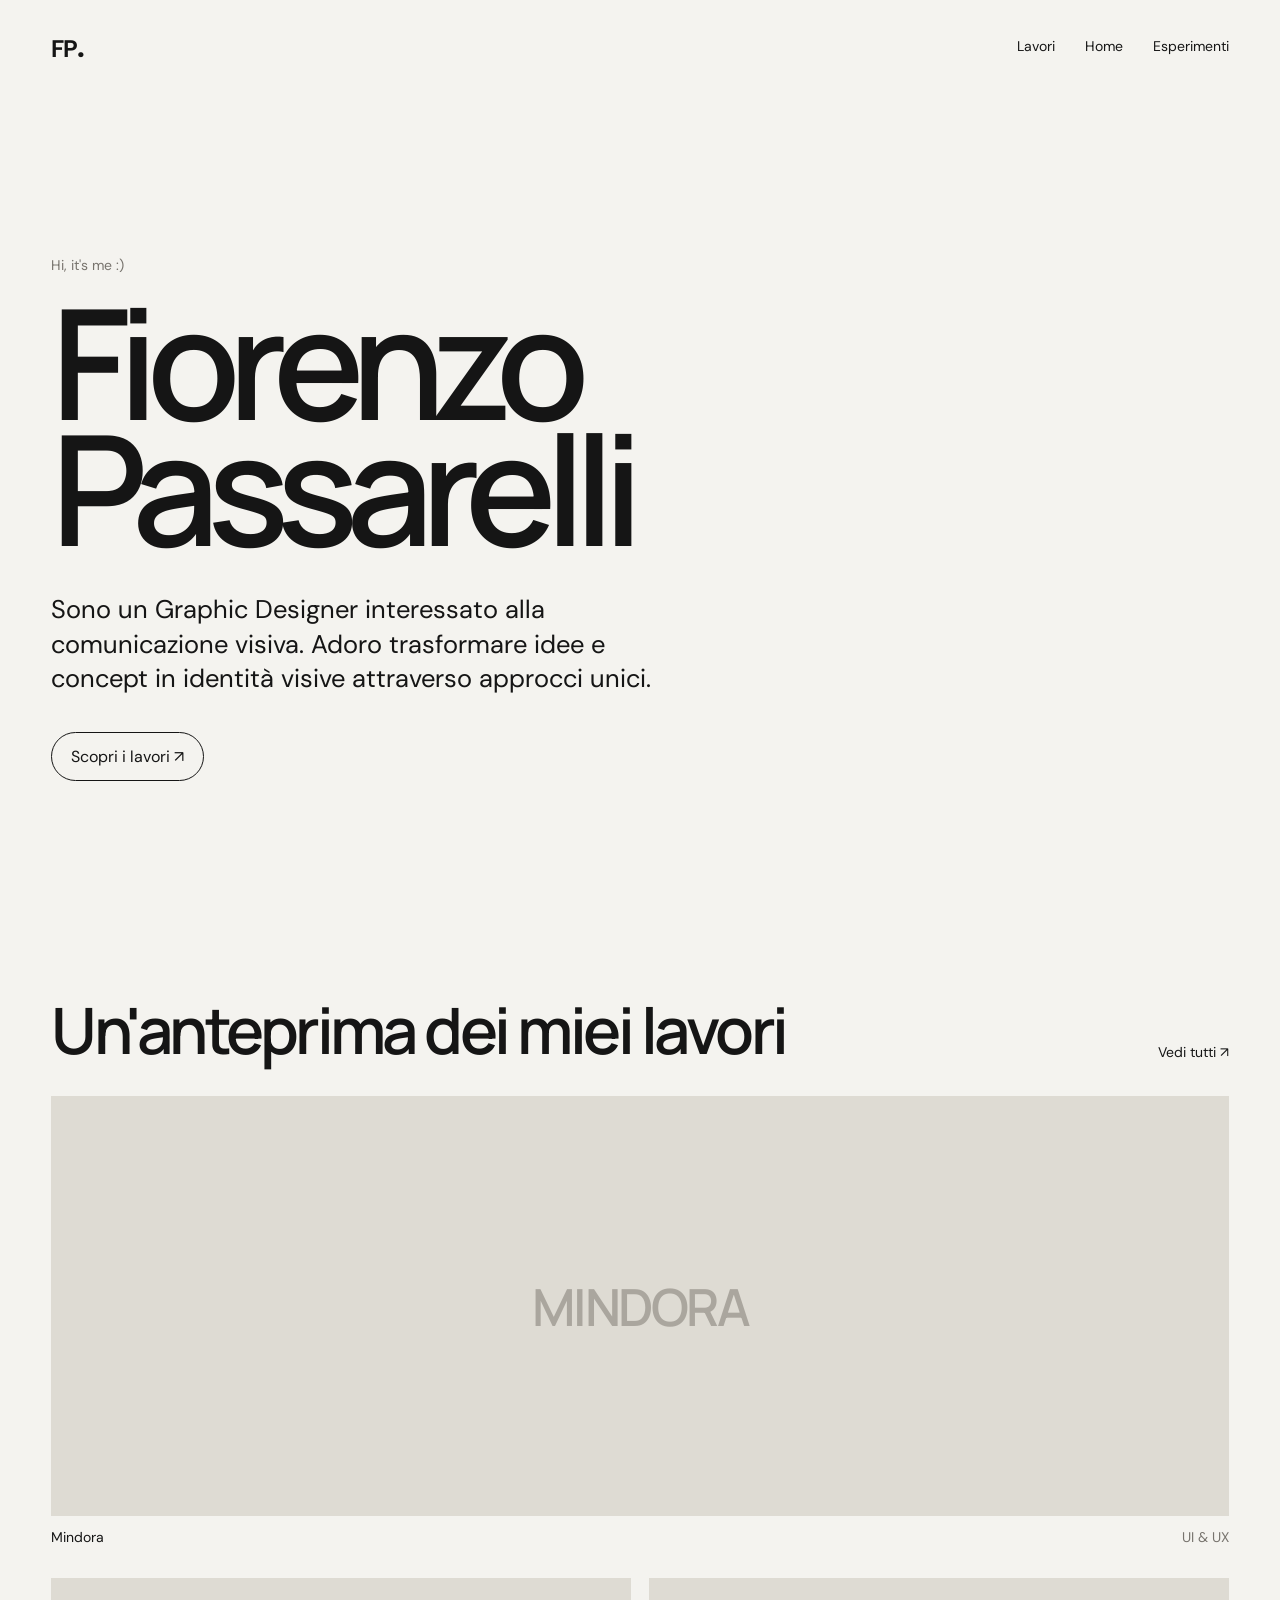
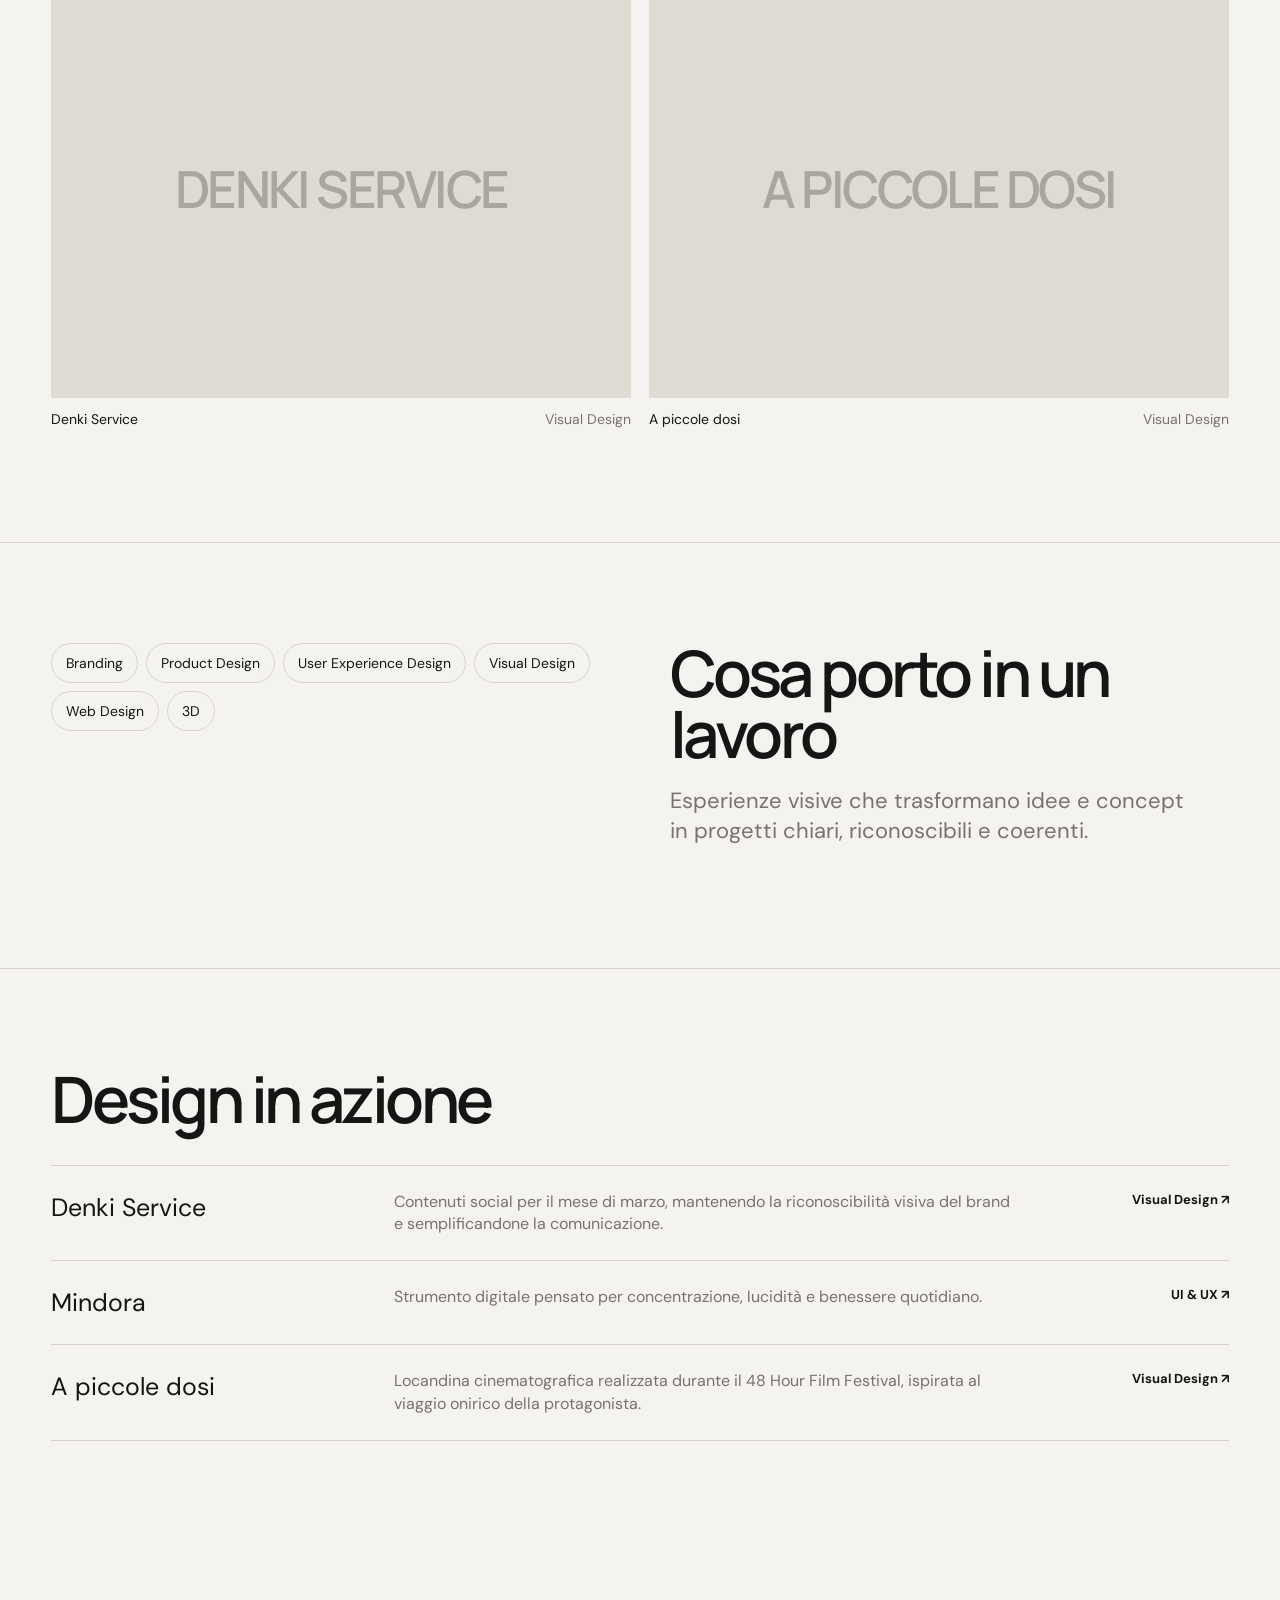
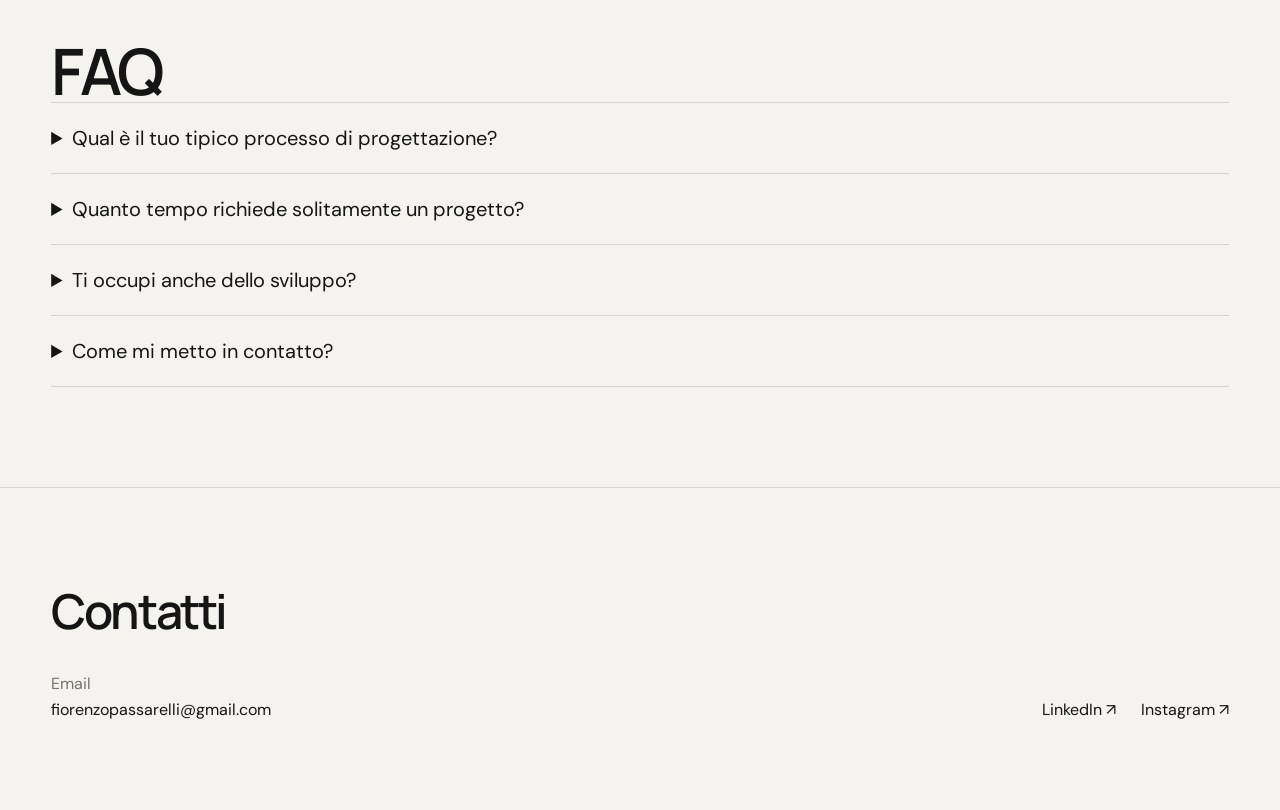
<file: index.html>
<!doctype html>
<html lang="it">
<head>
  <meta charset="utf-8">
  <meta name="viewport" content="width=device-width, initial-scale=1">
  <title>Fiorenzo Passarelli — Graphic Designer</title>
  <meta name="description" content="Portfolio di Fiorenzo Passarelli, Graphic Designer.">
  <link rel="stylesheet" href="style.css">
</head>
<body>
<header class="site-header">
  <a class="logo" href="index.html">FP<span>.</span></a>
  <nav>
    <a href="works.html">Lavori</a>
    <a href="index.html">Home</a>
    <a href="#experiments">Esperimenti</a>
  </nav>
</header>

<main>
  <section class="hero">
    <div class="hero-label">Hi, it's me :)</div>
    <h1>Fiorenzo<br>Passarelli</h1>
    <p>Sono un Graphic Designer interessato alla comunicazione visiva. Adoro trasformare idee e concept in identità visive attraverso approcci unici.</p>
    <a class="button" href="#works">Scopri i lavori <span>↗</span></a>
  </section>

  <section id="works" class="preview">
    <div class="section-head">
      <h2>Un'anteprima dei miei lavori</h2>
      <a href="works.html">Vedi tutti ↗</a>
    </div>

    <div class="work-grid">
      <a class="work-card large" href="mindora.html">
        <div class="image-placeholder">MINDORA</div>
        <div class="card-meta"><span>Mindora</span><span>UI & UX</span></div>
      </a>
      <a class="work-card" href="#experiments">
        <div class="image-placeholder">DENKI SERVICE</div>
        <div class="card-meta"><span>Denki Service</span><span>Visual Design</span></div>
      </a>
      <a class="work-card" href="#experiments">
        <div class="image-placeholder">A PICCOLE DOSI</div>
        <div class="card-meta"><span>A piccole dosi</span><span>Visual Design</span></div>
      </a>
    </div>
  </section>

  <section class="skills">
    <div class="skills-list">
      <span>Branding</span>
      <span>Product Design</span>
      <span>User Experience Design</span>
      <span>Visual Design</span>
      <span>Web Design</span>
      <span>3D</span>
    </div>
    <div class="skills-copy">
      <h2>Cosa porto in un lavoro</h2>
      <p>Esperienze visive che trasformano idee e concept in progetti chiari, riconoscibili e coerenti.</p>
    </div>
  </section>

  <section id="experiments" class="projects">
    <div class="section-head"><h2>Design in azione</h2></div>
    <a class="project-row" href="#experiments">
      <span>Denki Service</span><span>Contenuti social per il mese di marzo, mantenendo la riconoscibilità visiva del brand e semplificandone la comunicazione.</span><b>Visual Design ↗</b>
    </a>
    <a class="project-row" href="mindora.html">
      <span>Mindora</span><span>Strumento digitale pensato per concentrazione, lucidità e benessere quotidiano.</span><b>UI & UX ↗</b>
    </a>
    <a class="project-row" href="#experiments">
      <span>A piccole dosi</span><span>Locandina cinematografica realizzata durante il 48 Hour Film Festival, ispirata al viaggio onirico della protagonista.</span><b>Visual Design ↗</b>
    </a>
  </section>

  <section class="faq">
    <h2>FAQ</h2>
    <details><summary>Qual è il tuo tipico processo di progettazione?</summary><p>Ricerca, definizione del concept, sviluppo visivo e rifinitura del progetto.</p></details>
    <details><summary>Quanto tempo richiede solitamente un progetto?</summary><p>Dipende dalla complessità, dal numero di deliverable e dal livello di ricerca richiesto.</p></details>
    <details><summary>Ti occupi anche dello sviluppo?</summary><p>Il mio focus è il design; posso lavorare su struttura, UI e direzione visiva del prodotto.</p></details>
    <details><summary>Come mi metto in contatto?</summary><p>Scrivimi via email o tramite i miei profili social.</p></details>
  </section>
</main>

<footer>
  <div><h2>Contatti</h2><p>Email</p><a href="mailto:fiorenzopassarelli@gmail.com">fiorenzopassarelli@gmail.com</a></div>
  <div class="socials"><a href="#">LinkedIn ↗</a><a href="#">Instagram ↗</a></div>
</footer>
</body>
</html>
</file>
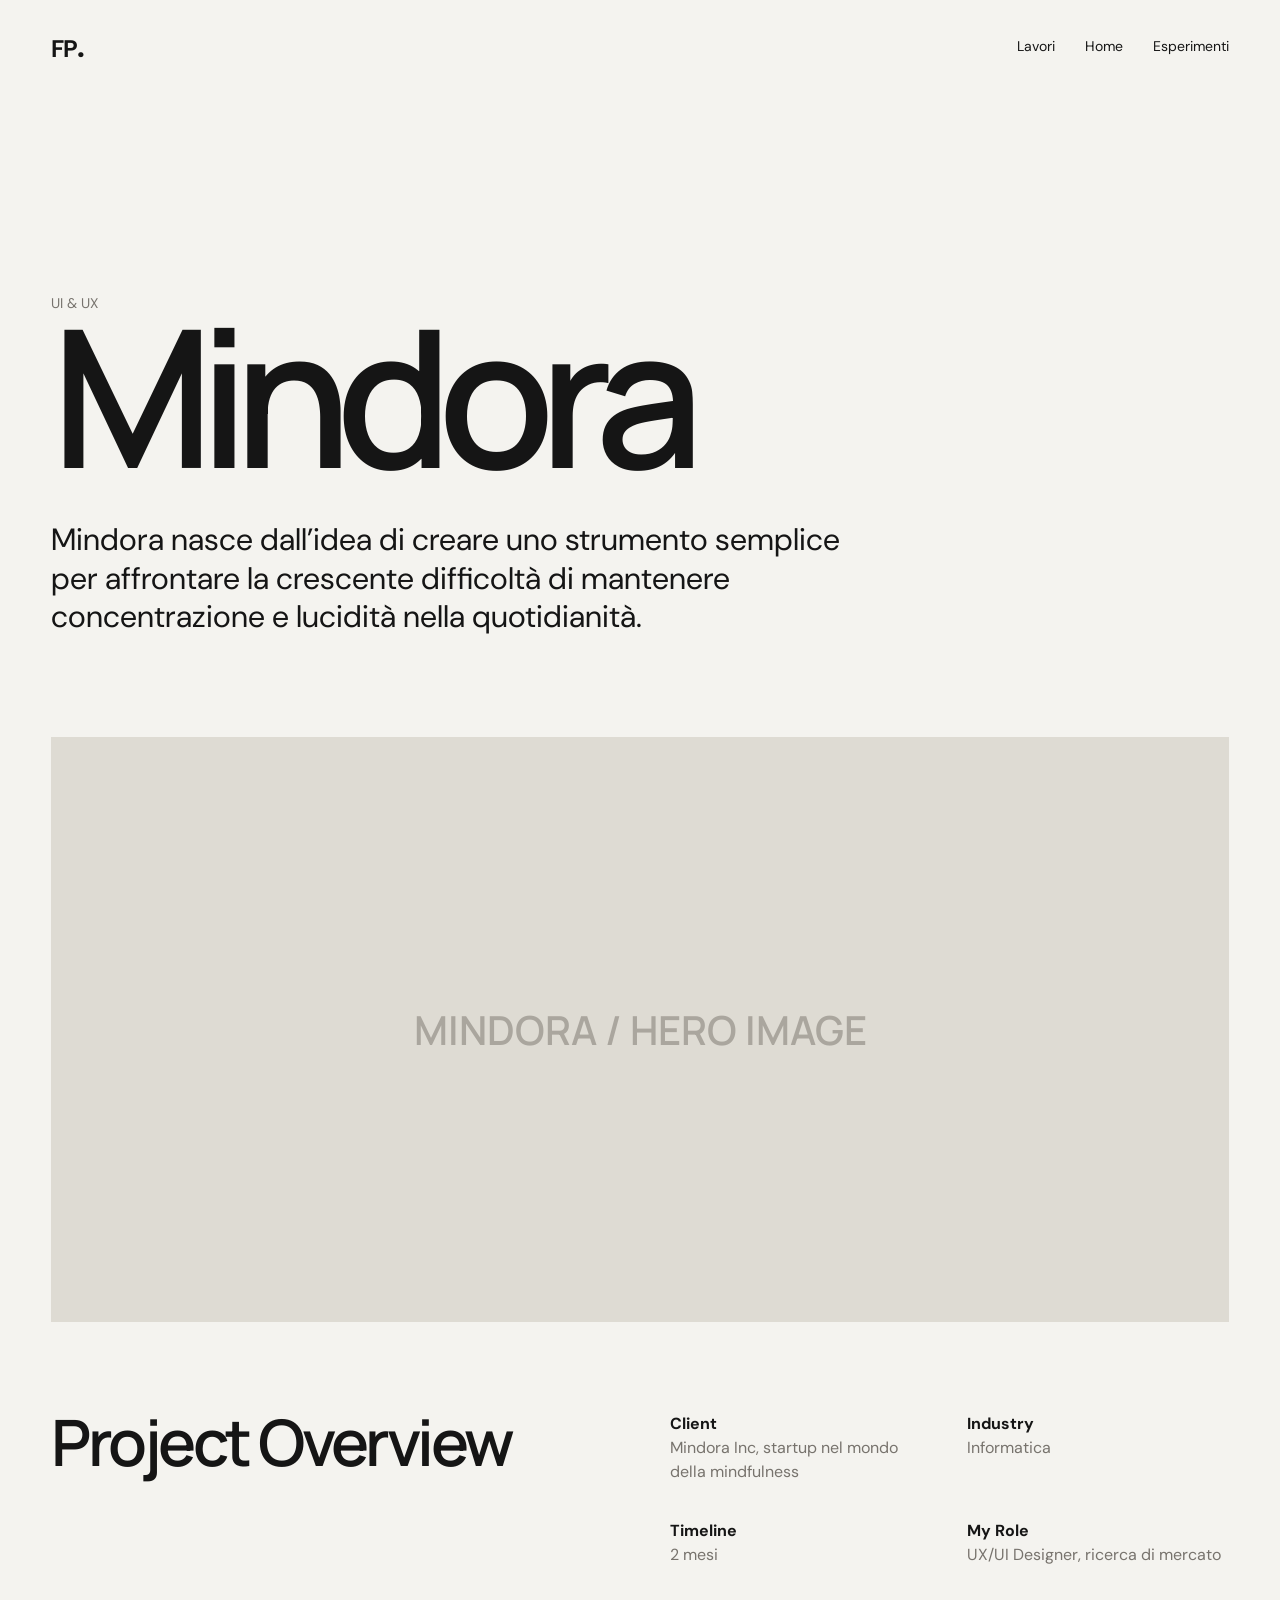
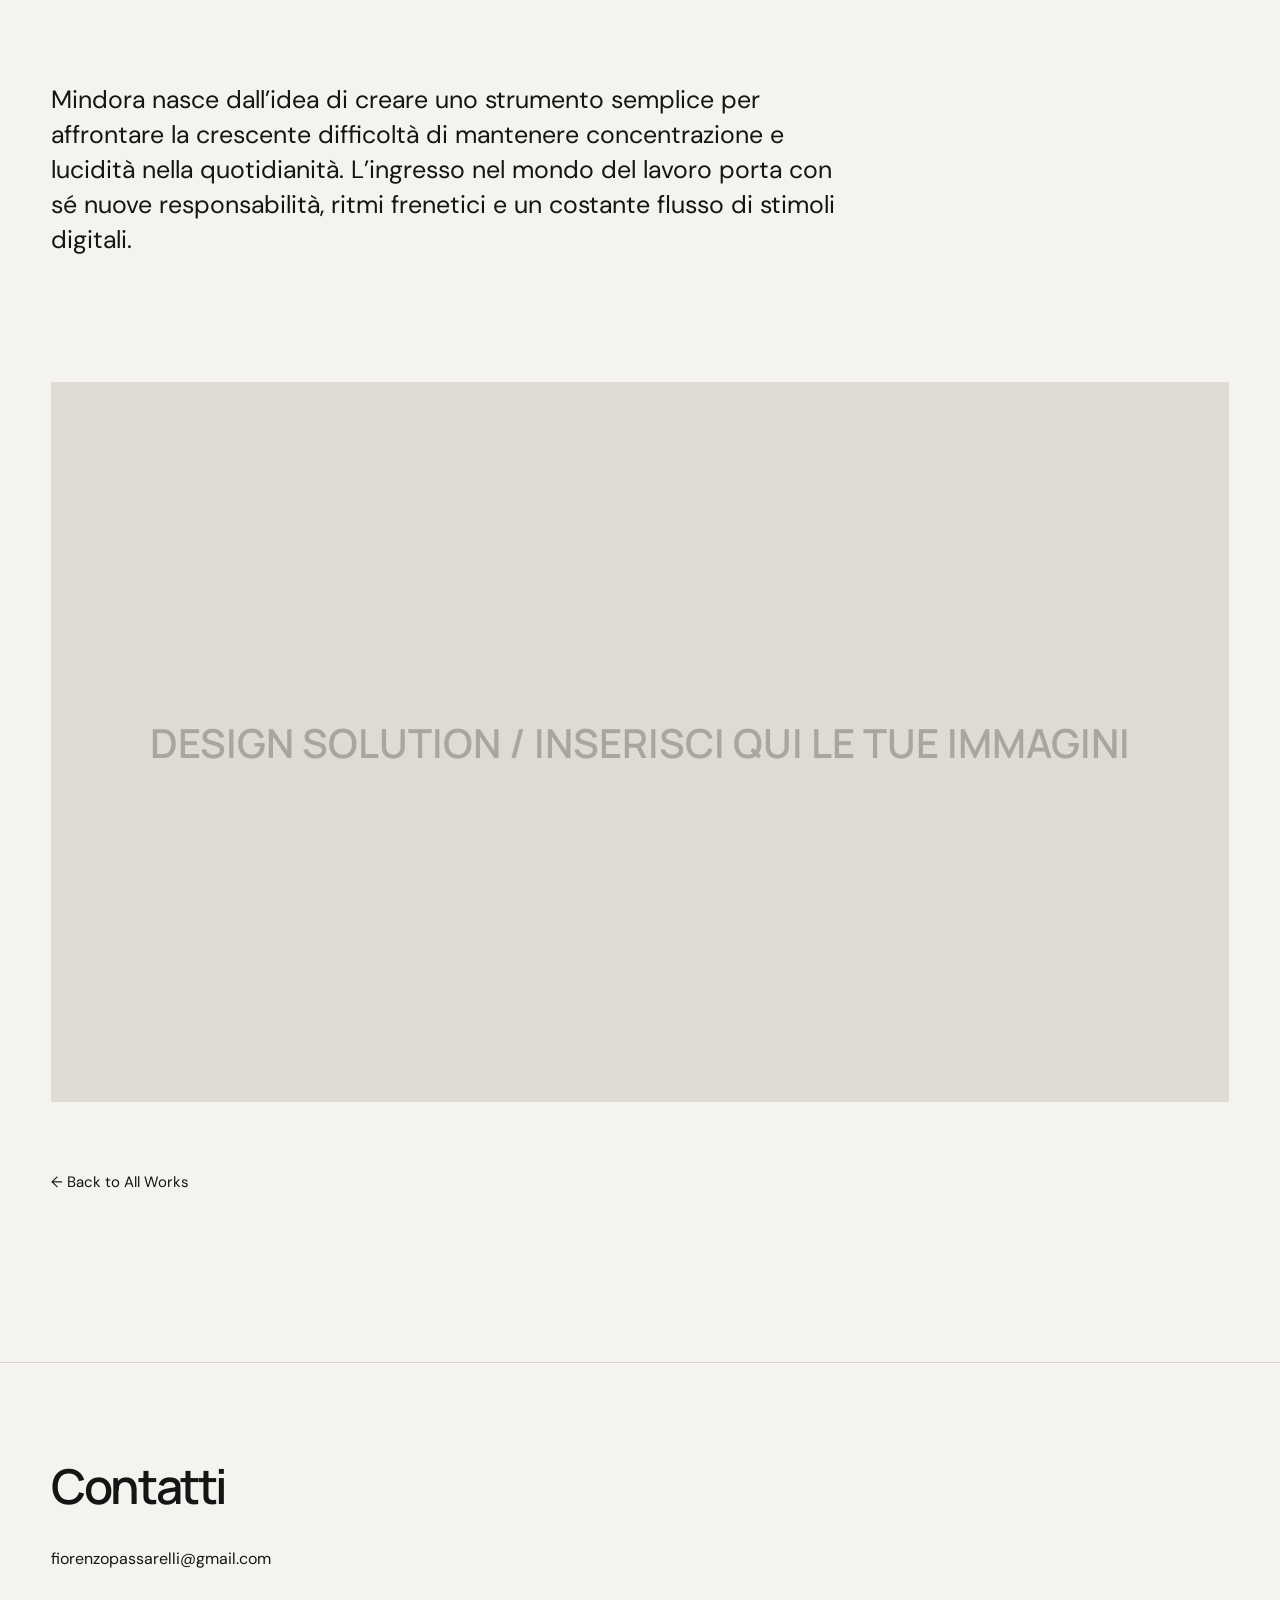
<file: mindora.html>
<!doctype html><html lang="it"><head><meta charset="utf-8"><meta name="viewport" content="width=device-width,initial-scale=1"><title>Mindora — Fiorenzo Passarelli</title><link rel="stylesheet" href="style.css"></head><body>
<header class="site-header"><a class="logo" href="index.html">FP<span>.</span></a><nav><a href="works.html">Lavori</a><a href="index.html">Home</a><a href="index.html#experiments">Esperimenti</a></nav></header>
<main class="case-study">
<section class="case-hero"><span>UI & UX</span><h1>Mindora</h1><p>Mindora nasce dall’idea di creare uno strumento semplice per affrontare la crescente difficoltà di mantenere concentrazione e lucidità nella quotidianità.</p></section>
<div class="case-image">MINDORA / HERO IMAGE</div>
<section class="overview"><h2>Project Overview</h2><div class="facts"><p><b>Client</b><br>Mindora Inc, startup nel mondo della mindfulness</p><p><b>Industry</b><br>Informatica</p><p><b>Timeline</b><br>2 mesi</p><p><b>My Role</b><br>UX/UI Designer, ricerca di mercato</p></div></section>
<section class="case-copy"><p>Mindora nasce dall’idea di creare uno strumento semplice per affrontare la crescente difficoltà di mantenere concentrazione e lucidità nella quotidianità. L’ingresso nel mondo del lavoro porta con sé nuove responsabilità, ritmi frenetici e un costante flusso di stimoli digitali.</p></section>
<div class="case-image tall">DESIGN SOLUTION / INSERISCI QUI LE TUE IMMAGINI</div>
<div class="back"><a href="works.html">← Back to All Works</a></div>
</main><footer><div><h2>Contatti</h2><a href="mailto:fiorenzopassarelli@gmail.com">fiorenzopassarelli@gmail.com</a></div></footer></body></html>
</file>
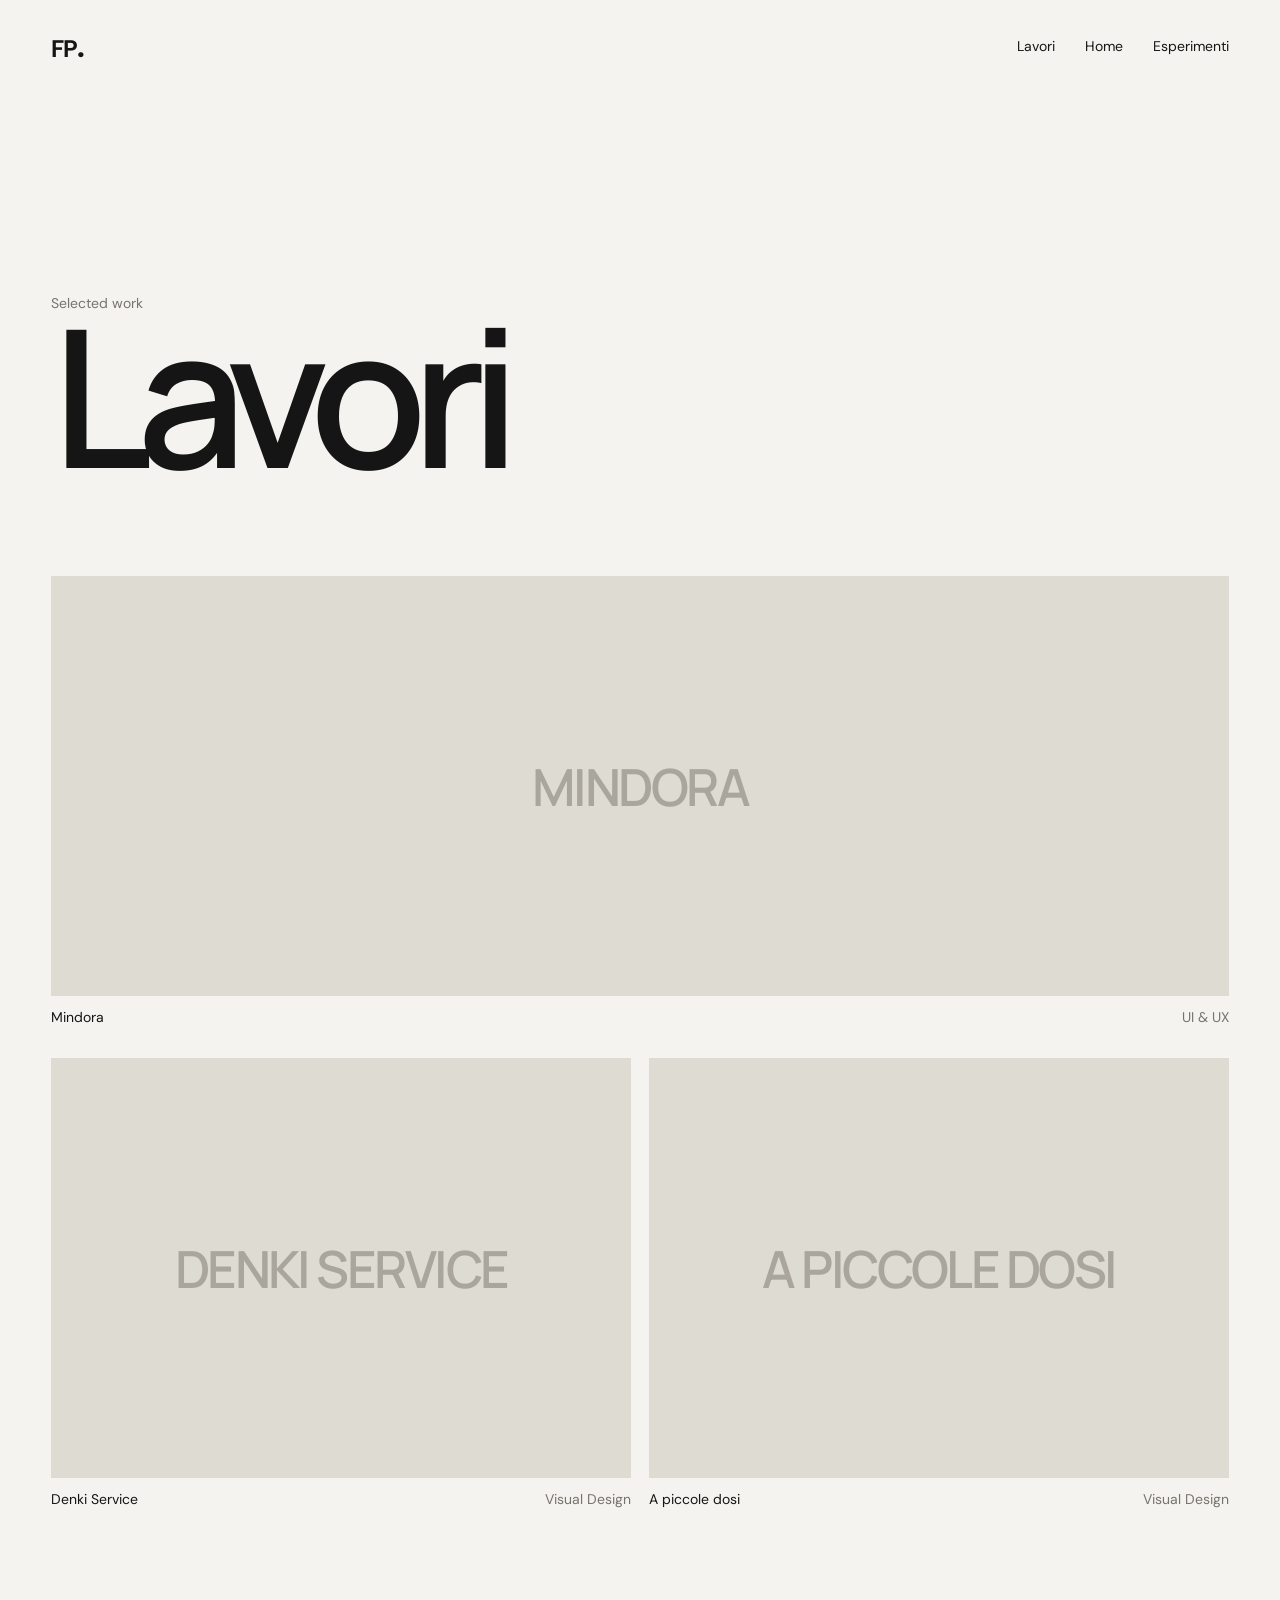
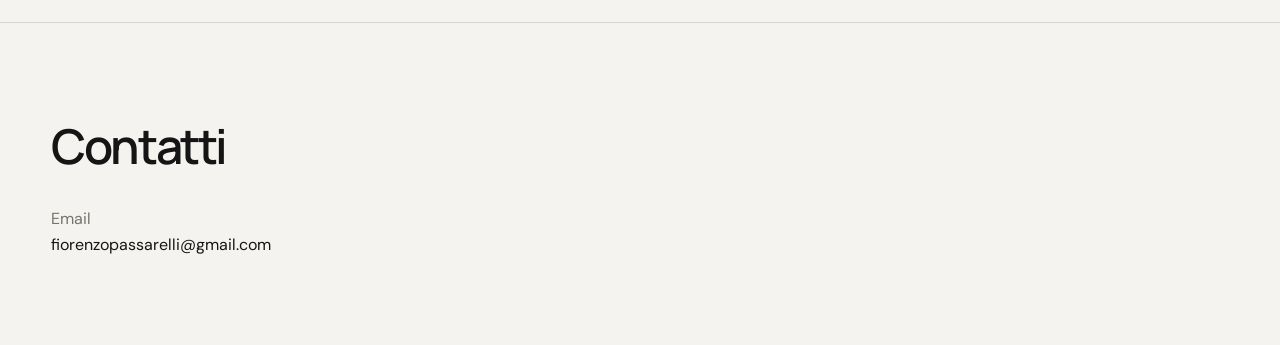
<file: works.html>
<!doctype html><html lang="it"><head><meta charset="utf-8"><meta name="viewport" content="width=device-width,initial-scale=1"><title>Lavori — Fiorenzo Passarelli</title><link rel="stylesheet" href="style.css"></head><body>
<header class="site-header"><a class="logo" href="index.html">FP<span>.</span></a><nav><a href="works.html">Lavori</a><a href="index.html">Home</a><a href="index.html#experiments">Esperimenti</a></nav></header>
<main class="listing"><div class="hero-small"><span>Selected work</span><h1>Lavori</h1></div>
<div class="work-grid"><a class="work-card large" href="mindora.html"><div class="image-placeholder">MINDORA</div><div class="card-meta"><span>Mindora</span><span>UI & UX</span></div></a><div class="work-card"><div class="image-placeholder">DENKI SERVICE</div><div class="card-meta"><span>Denki Service</span><span>Visual Design</span></div></div><div class="work-card"><div class="image-placeholder">A PICCOLE DOSI</div><div class="card-meta"><span>A piccole dosi</span><span>Visual Design</span></div></div></div></main>
<footer><div><h2>Contatti</h2><p>Email</p><a href="mailto:fiorenzopassarelli@gmail.com">fiorenzopassarelli@gmail.com</a></div></footer></body></html>
</file>
<file: style.css>
https://github.com/Blade-cmyk/myportfolio.gitImage area grows but does not push the meta out of the card / .image-placeholder { flex: 1 1 auto; / allow the image area to grow/shrink / min-height: 300px; / allow smaller breakpoints / background: #dedbd3; display: grid; place-items: center; font: 600 clamp(24px,3.5vw,60px) Manrope; / slightly smaller scaling */ letter-spacing: -0.05em; color: #aaa69e; transition: transform .4s; width: 100%; box-sizing: border-box; }@import url('https://fonts.googleapis.com/css2?family=DM+Sans:wght@400;500;600&family=Manrope:wght@400;500;600;700&display=swap');
:root{--bg:#f4f3ef;--fg:#151515;--muted:#77736d;--line:#d7d4cd;--pad:clamp(20px,4vw,64px);--max:1400px}
*{box-sizing:border-box}html{scroll-behavior:smooth}body{margin:0;background:var(--bg);color:var(--fg);font-family:"DM Sans",sans-serif;font-size:16px}a{color:inherit;text-decoration:none}.site-header{height:92px;padding:0 var(--pad);display:flex;align-items:center;justify-content:space-between}.logo{font-weight:700;font-size:24px;letter-spacing:-.05em}.logo span{font-size:32px}.site-header nav{display:flex;gap:30px}.site-header nav a{font-size:14px}.site-header nav a:hover,.socials a:hover{opacity:.55}
.hero{min-height:calc(100vh - 92px);max-width:var(--max);margin:auto;padding:15vh var(--pad) 10vh;display:flex;flex-direction:column;justify-content:center}.hero-label,.hero-small span,.case-hero>span{font-size:14px;color:var(--muted);margin-bottom:25px}.hero h1{font-family:Manrope,sans-serif;font-size:clamp(72px,12vw,190px);line-height:.82;letter-spacing:-.08em;font-weight:600;margin:0 0 42px}.hero p{max-width:610px;font-size:clamp(18px,2vw,27px);line-height:1.35;margin:0 0 35px}.button{width:max-content;border:1px solid var(--fg);border-radius:100px;padding:13px 19px;transition:.25s}.button:hover{background:var(--fg);color:var(--bg)}
.preview,.projects,.faq,.skills,.listing,.case-study{max-width:var(--max);margin:auto;padding:100px var(--pad)}.section-head{display:flex;justify-content:space-between;align-items:end;margin-bottom:35px}.section-head h2,.skills-copy h2,.faq h2,.overview h2{font:600 clamp(32px,5vw,64px)/.95 Manrope;letter-spacing:-.055em;margin:0}.section-head a{font-size:14px}
.work-grid{display:grid;grid-template-columns:repeat(2,1fr);gap:18px}.work-card{min-height:420px}.work-card.large{grid-column:span 2}.image-placeholder{height:100%;min-height:420px;background:#dedbd3;display:grid;place-items:center;font:600 clamp(24px,4vw,60px) Manrope;letter-spacing:-.05em;color:#aaa69e;transition:transform .4s}.work-card:hover .image-placeholder{transform:scale(.985)}.card-meta{display:flex;justify-content:space-between;padding:14px 0;font-size:14px}.card-meta span:last-child{color:var(--muted)}
.skills{display:grid;grid-template-columns:1fr 1fr;gap:60px;border-top:1px solid var(--line);border-bottom:1px solid var(--line)}.skills-list{display:flex;flex-wrap:wrap;gap:8px;align-content:start}.skills-list span{border:1px solid var(--line);padding:10px 14px;border-radius:100px;font-size:14px}.skills-copy p{max-width:520px;font-size:22px;line-height:1.35;color:var(--muted)}
.project-row{display:grid;grid-template-columns:1fr 2fr 180px;gap:30px;padding:25px 0;border-top:1px solid var(--line);align-items:start}.project-row:last-child{border-bottom:1px solid var(--line)}.project-row span:first-child{font-size:25px}.project-row span:nth-child(2){color:var(--muted);line-height:1.4}.project-row b{font-size:13px;text-align:right}
.faq details{border-top:1px solid var(--line);padding:22px 0}.faq details:last-child{border-bottom:1px solid var(--line)}summary{cursor:pointer;font-size:20px}.faq details p{max-width:650px;color:var(--muted);line-height:1.5}
footer{padding:90px var(--pad);border-top:1px solid var(--line);display:flex;justify-content:space-between;max-width:var(--max);margin:auto}footer h2{font:600 48px Manrope;letter-spacing:-.05em;margin:0 0 30px}footer p{color:var(--muted);margin-bottom:5px}.socials{display:flex;gap:25px;align-items:end}
.hero-small{padding:100px 0}.hero-small h1{font:600 clamp(80px,15vw,200px)/.85 Manrope;letter-spacing:-.08em;margin:0}
.case-hero{padding:100px 0 70px}.case-hero h1{font:600 clamp(80px,15vw,210px)/.85 Manrope;letter-spacing:-.08em;margin:0 0 45px}.case-hero p{max-width:800px;font-size:clamp(20px,2.4vw,34px);line-height:1.25}.case-image{min-height:65vh;background:#dedbd3;display:grid;place-items:center;font:600 40px Manrope;color:#aaa69e}.case-image.tall{min-height:80vh;margin-top:60px}.overview{padding:90px 0;display:grid;grid-template-columns:1fr 1fr;gap:60px}.facts{display:grid;grid-template-columns:1fr 1fr;gap:35px}.facts p{line-height:1.5;margin:0;color:var(--muted)}.facts b{color:var(--fg)}.case-copy{max-width:800px;font-size:25px;line-height:1.4;padding-bottom:40px}.back{padding:70px 0;font-size:15px}
@media(max-width:700px){.site-header{height:76px}.site-header nav{gap:14px}.hero{min-height:80vh}.hero h1{font-size:22vw}.work-grid{grid-template-columns:1fr}.work-card.large{grid-column:auto}.work-card,.image-placeholder{min-height:300px}.skills,.overview{grid-template-columns:1fr}.project-row{grid-template-columns:1fr;gap:10px}.project-row b{text-align:left}.socials{flex-direction:column;align-items:flex-start}.case-hero h1{font-size:22vw}.facts{grid-template-columns:1fr}.case-image{min-height:45vh}footer{display:block}.socials{margin-top:40px}}
/* Fix: ensure image area grows and pushes the meta/caption down */
.work-card {
  display: flex;
  flex-direction: column;
}

.image-placeholder {
  /* let the image area grow/shrink while remaining at least the normal card height */
  flex: 1 1 auto;
  height: auto;               /* remove any forced 100% height that causes overlap */
  min-height: 420px;
  background-size: cover;     /* ensure images fill their area nicely */
  background-position: center;
}

/* Make sure the card meta/caption doesn't flex and sits below the image */
.work-card .meta,
.work-card .card-meta,
.work-card .work-meta {
  flex: 0 0 auto;
  padding-top: 12px;
}
</file>
